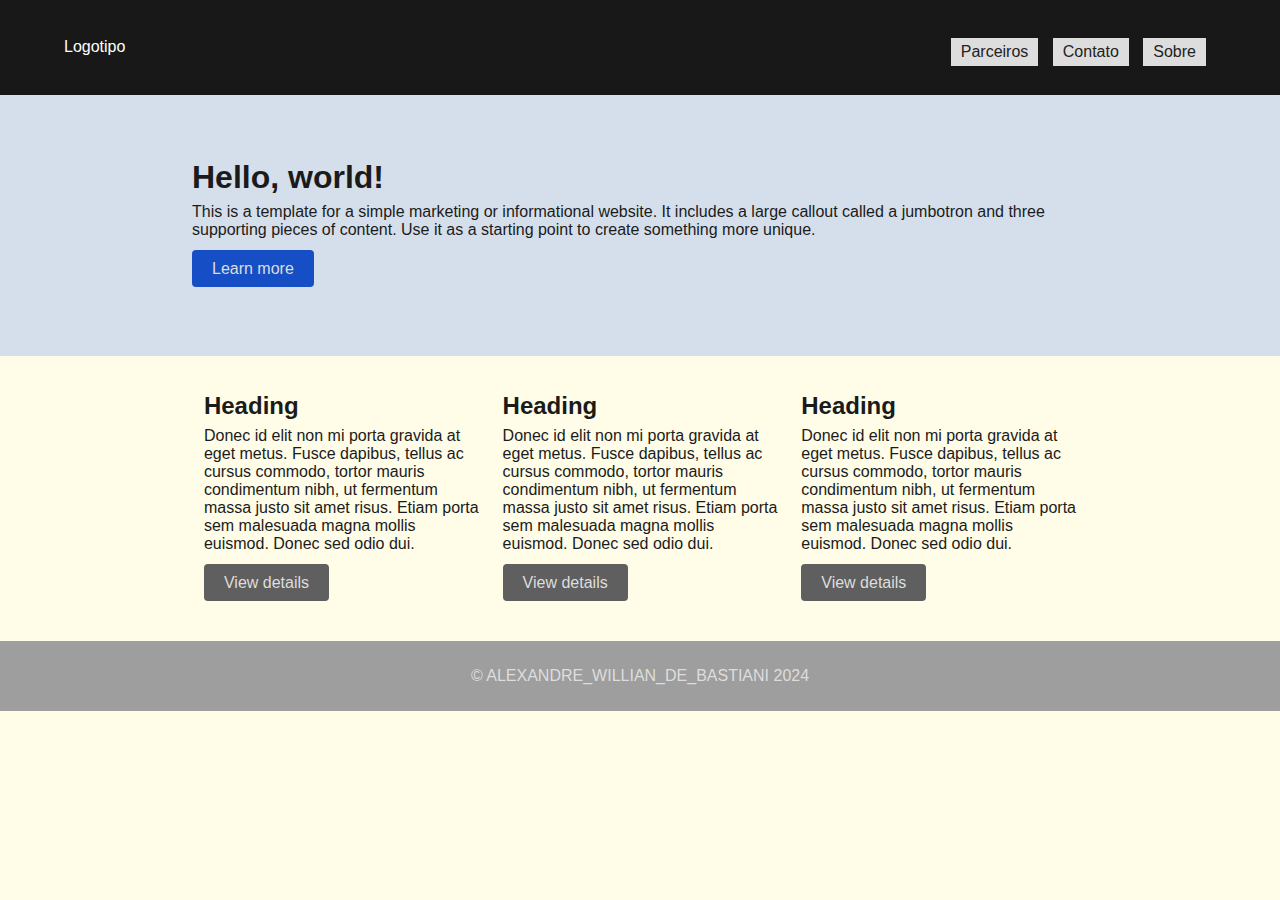
<file: exercicio-01/index.html>
<!DOCTYPE html>
<html lang="pt-br">
  <head>
    <meta charset="UTF-8" />
    <meta name="viewport" content="width=device-width, initial-scale=1" />
    <title>Exercicio 01</title>
    <link rel="icon" type="image/x-icon" href="/1.jpg">
    <meta name="description" content="Este site é referente ao primeiro exercício de desenvolvimento web" />
    <meta name="author" content="Alexandre W.Bastiani" />

    <link rel="stylesheet" href="style.css" />
  </head>

  <body>
    <nav class="navbar clearfix"> 
      <a href="#" class="logo">Logotipo</a>
      <div id="menu">
        <ul>
          <li class="menu-item">
            <a class="menu-link" href="#">Parceiros</a>
          </li>
          <li class="menu-item">
            <a class="menu-link" href="#">Contato</a>
          </li>
          <li class="menu-item">
            <a class="menu-link" href="#">Sobre</a>
          </li>
        </ul>
      </div>
    </nav>

    <main>
      <div class="jumbotron">
        <div class="container clearfix">
          <h1>Hello, world!</h1>
          <p>
            This is a template for a simple marketing or informational website.
            It includes a large callout called a jumbotron and three supporting
            pieces of content. Use it as a starting point to create something
            more unique.
          </p>
          <p>
            <a href="#" class="btn">Learn more</a>
          </p>
        </div>
      </div>

      <div class="container clearfix">
        <div class="linha">
          <div class="coluna">
            <h2>Heading</h2>
            <p>
              Donec id elit non mi porta gravida at eget metus. Fusce dapibus,
              tellus ac cursus commodo, tortor mauris condimentum nibh, ut
              fermentum massa justo sit amet risus. Etiam porta sem malesuada
              magna mollis euismod. Donec sed odio dui.
            </p>
            <p>
              <a href="#" class="btn btnCont">View details</a>
            </p>
          </div>
          <div class="coluna">
            <h2>Heading</h2>
            <p>
              Donec id elit non mi porta gravida at eget metus. Fusce dapibus,
              tellus ac cursus commodo, tortor mauris condimentum nibh, ut
              fermentum massa justo sit amet risus. Etiam porta sem malesuada
              magna mollis euismod. Donec sed odio dui.
            </p>
            <p>
              <a href="#" class="btn btnCont">View details</a>
            </p>
          </div>
          <div class="coluna">
            <h2>Heading</h2>
            <p>
              Donec id elit non mi porta gravida at eget metus. Fusce dapibus,
              tellus ac cursus commodo, tortor mauris condimentum nibh, ut
              fermentum massa justo sit amet risus. Etiam porta sem malesuada
              magna mollis euismod. Donec sed odio dui.
            </p>
            <p>
              <a href="#" class="btn btnCont">View details</a>
            </p>
          </div>
        </div>
      </div>
    </main>

    <footer>
      <p>© ALEXANDRE_WILLIAN_DE_BASTIANI 2024</p>
    </footer>
  </body>
</html>
</file>
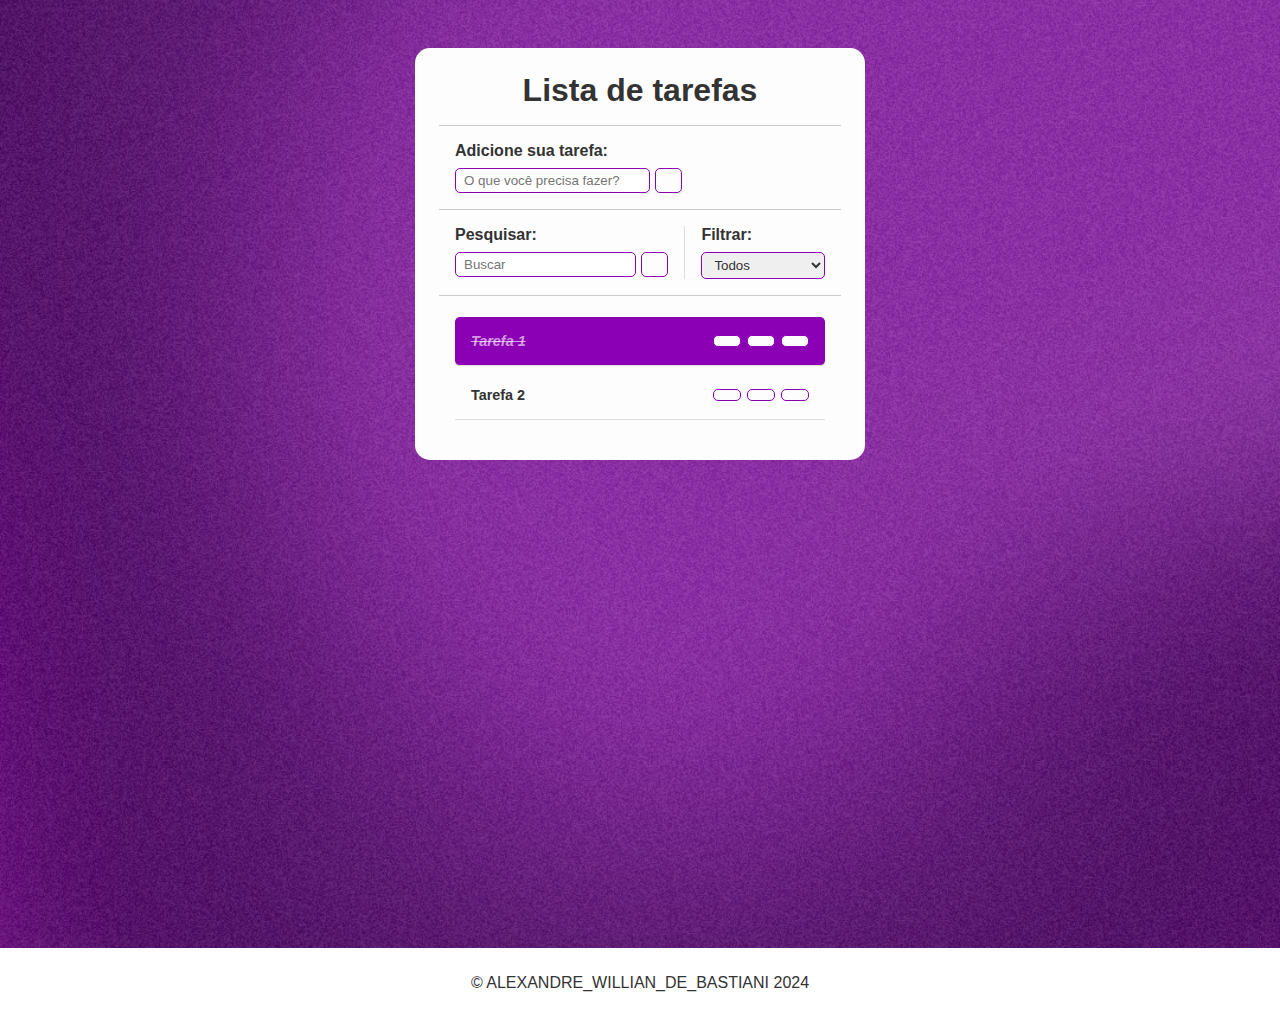
<file: exercicio-02/index.html>
<!DOCTYPE html>
<html lang="pt-br">
  <head>
    <meta charset="UTF-8" />
    <meta name="viewport" content="width=device-width, initial-scale=1" />
    <title>Exercicio 02</title>
    <link rel="icon" type="image/x-icon" href="/1.jpg">
    <meta name="description" content="Este site é referente ao segundo exercício de desenvolvimento web" />
    <meta name="author" content="Alexandre W.Bastiani" />
    <link rel="stylesheet" href="css/style.css" />

    <link rel="stylesheet" href="https://cdnjs.cloudflare.com/ajax/libs/font-awesome/6.6.0/css/all.min.css" integrity="sha512-Kc323vGBEqzTmouAECnVceyQqyqdsSiqLQISBL29aUW4U/M7pSPA/gEUZQqv1cwx4OnYxTxve5UMg5GT6L4JJg==" crossorigin="anonymous" referrerpolicy="no-referrer" />

    <script src="./js/main.js" defer></script>
  </head>
  <body>
    <div class="preencher">
      <div class="container">
        <header>
          <h1>Lista de tarefas</h1>
        </header>
  
        <form action="" id="todo-form">
          <p>Adicione sua tarefa:</p>
  
          <div class="form-control">
            <input type="text" id="todo-input" placeholder="O que você precisa fazer?">
  
            <button type="submit">
              <i class="fa-thin fa-plus"></i>
            </button>
          </div>
        </form>
  
        <form id="edit-form" class="hide">
          <p>Edite sua tarefa:</p>
  
          <div class="form-control">
            <input type="text" id="edit-input">
            <button type="submit">
              <i class="fa-solid fa-check-double"></i>
            </button>
          </div>
  
          <button id="cancel-edit-btn">Cancelar</button>
        </form>
  
        <div id="toolbar">
          <div id="search">
            <h4>Pesquisar:</h4>
  
            <form>
              <input type="text" id="search-input" placeholder="Buscar">
              <button id="erase-button">
                <i class="fa-solid fa-delete-left"></i>
              </button>
            </form>
          </div>
  
          <div id="filter">
            <h4>Filtrar:</h4>
  
            <select id="filter-select">
              <option value="all">Todos</option>
              <option value="done">Feitos</option>
              <option value="todo">A Fazer</option>
            </select>
          </div>
        </div>
  
        <div id="todo-list">
          <div class="to-do done">
            <h3>Tarefa 1</h3>
  
            <button class="finish-todo">
              <i class="fa-solid fa-check"></i>
            </button>
  
            <button class="edit-todo">
              <i class="fa-solid fa-pen"></i>
            </button>
  
            <button class="remove-todo">
              <i class="fa-solid fa-xmark"></i>
            </button>
          </div>
  
          <div class="to-do">
            <h3>Tarefa 2</h3>
  
            <button class="finish-todo">
              <i class="fa-solid fa-check"></i>
            </button>
  
            <button class="edit-todo">
              <i class="fa-solid fa-pen"></i>
            </button>
  
            <button class="remove-todo">
              <i class="fa-solid fa-xmark"></i>
            </button>
          </div>
        </div>
      </div>
    </div>
    
    <footer>
      <p>© ALEXANDRE_WILLIAN_DE_BASTIANI 2024</p>
    </footer>
  </body>
</html>
</file>
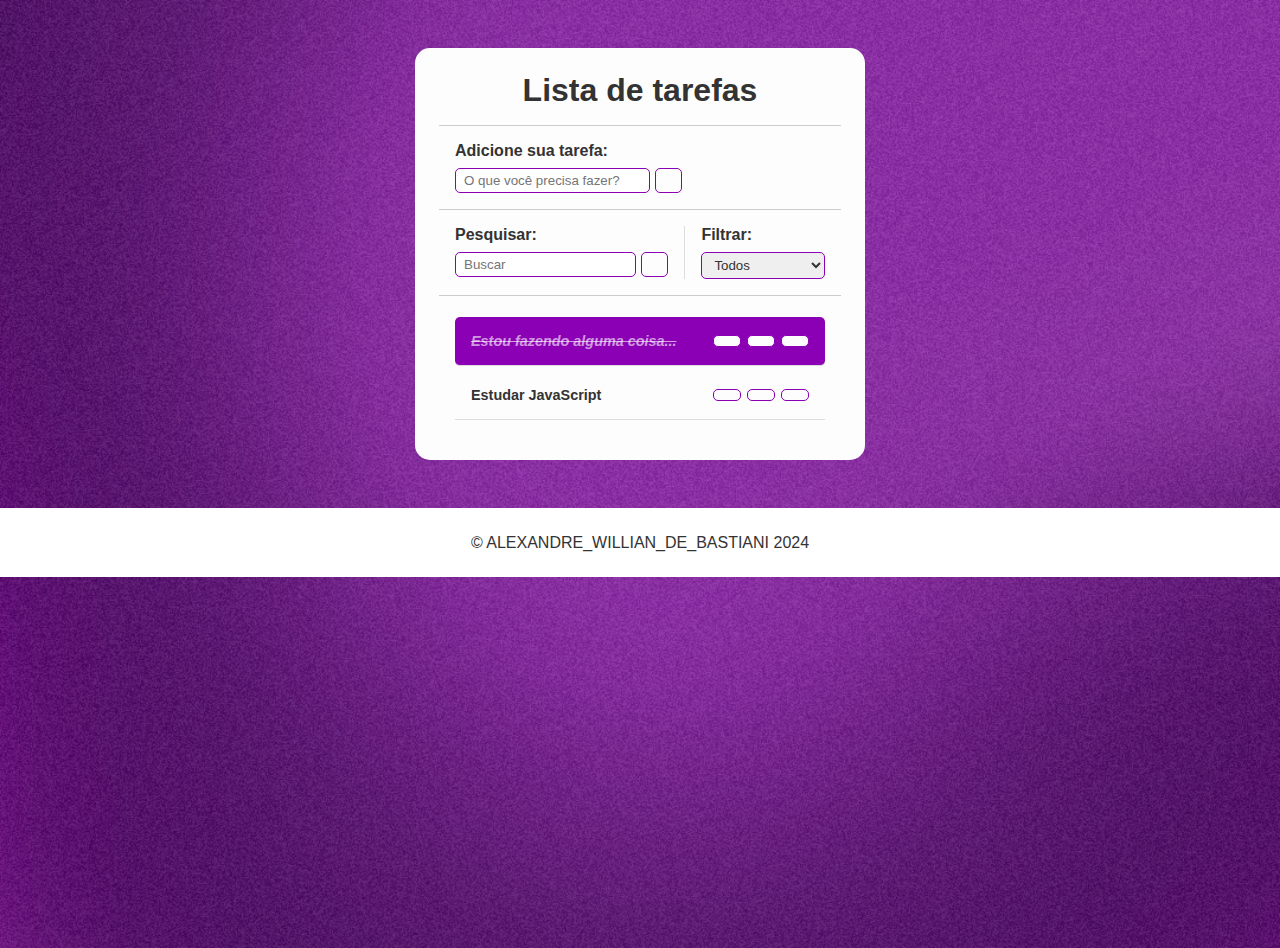
<file: exercicio-03/index.html>
<!DOCTYPE html>
<html lang="pt-br">
  <head>
    <meta charset="UTF-8" />
    <meta name="viewport" content="width=device-width, initial-scale=1" />
    <title>Exercicio 02</title>
    <link rel="icon" type="image/x-icon" href="/1.jpg">
    <meta name="description" content="Este site é referente ao segundo exercício de desenvolvimento web" />
    <meta name="author" content="Alexandre W.Bastiani" />
    <link rel="stylesheet" href="css/style.css" />

    <link rel="stylesheet" href="https://cdnjs.cloudflare.com/ajax/libs/font-awesome/6.6.0/css/all.min.css" integrity="sha512-Kc323vGBEqzTmouAECnVceyQqyqdsSiqLQISBL29aUW4U/M7pSPA/gEUZQqv1cwx4OnYxTxve5UMg5GT6L4JJg==" crossorigin="anonymous" referrerpolicy="no-referrer" />

    <script src="./js/main.js" defer></script>
  </head>
  <body>
    <div class="container">
      <header>
        <h1>Lista de tarefas</h1>
      </header>

      <form action="" id="todo-form">
        <p>Adicione sua tarefa:</p>

        <div class="form-control">
          <input type="text" id="todo-input" placeholder="O que você precisa fazer?">

          <button type="submit">
            <i class="fa-thin fa-plus"></i>
          </button>
        </div>
      </form>

      <form id="edit-form" class="hide">
        <p>Edite sua tarefa:</p>

        <div class="form-control">
          <input type="text" id="edit-input">
          <button type="submit">
            <i class="fa-solid fa-check-double"></i>
          </button>
        </div>

        <button id="cancel-edit-btn">Cancelar</button>
      </form>

      <div id="toolbar">
        <div id="search">
          <h4>Pesquisar:</h4>

          <form>
            <input type="text" id="search-input" placeholder="Buscar">
            <button id="erase-button">
              <i class="fa-solid fa-delete-left"></i>
            </button>
          </form>
        </div>

        <div id="filter">
          <h4>Filtrar:</h4>

          <select id="filter-select">
            <option value="all">Todos</option>
            <option value="done">Feitos</option>
            <option value="todo">A Fazer</option>
          </select>
        </div>
      </div>

      <div id="todo-list">
        <div class="to-do done">
          <h3>Estou fazendo alguma coisa...</h3>

          <button class="finish-todo">
            <i class="fa-solid fa-check"></i>
          </button>

          <button class="edit-todo">
            <i class="fa-solid fa-pen"></i>
          </button>

          <button class="remove-todo">
            <i class="fa-solid fa-xmark"></i>
          </button>
        </div>

        <div class="to-do">
          <h3>Estudar JavaScript</h3>

          <button class="finish-todo">
            <i class="fa-solid fa-check"></i>
          </button>

          <button class="edit-todo">
            <i class="fa-solid fa-pen"></i>
          </button>

          <button class="remove-todo">
            <i class="fa-solid fa-xmark"></i>
          </button>
        </div>
      </div>
    </div>
    
    <footer>
      <p>© ALEXANDRE_WILLIAN_DE_BASTIANI 2024</p>
    </footer>
  </body>
</html>
</file>
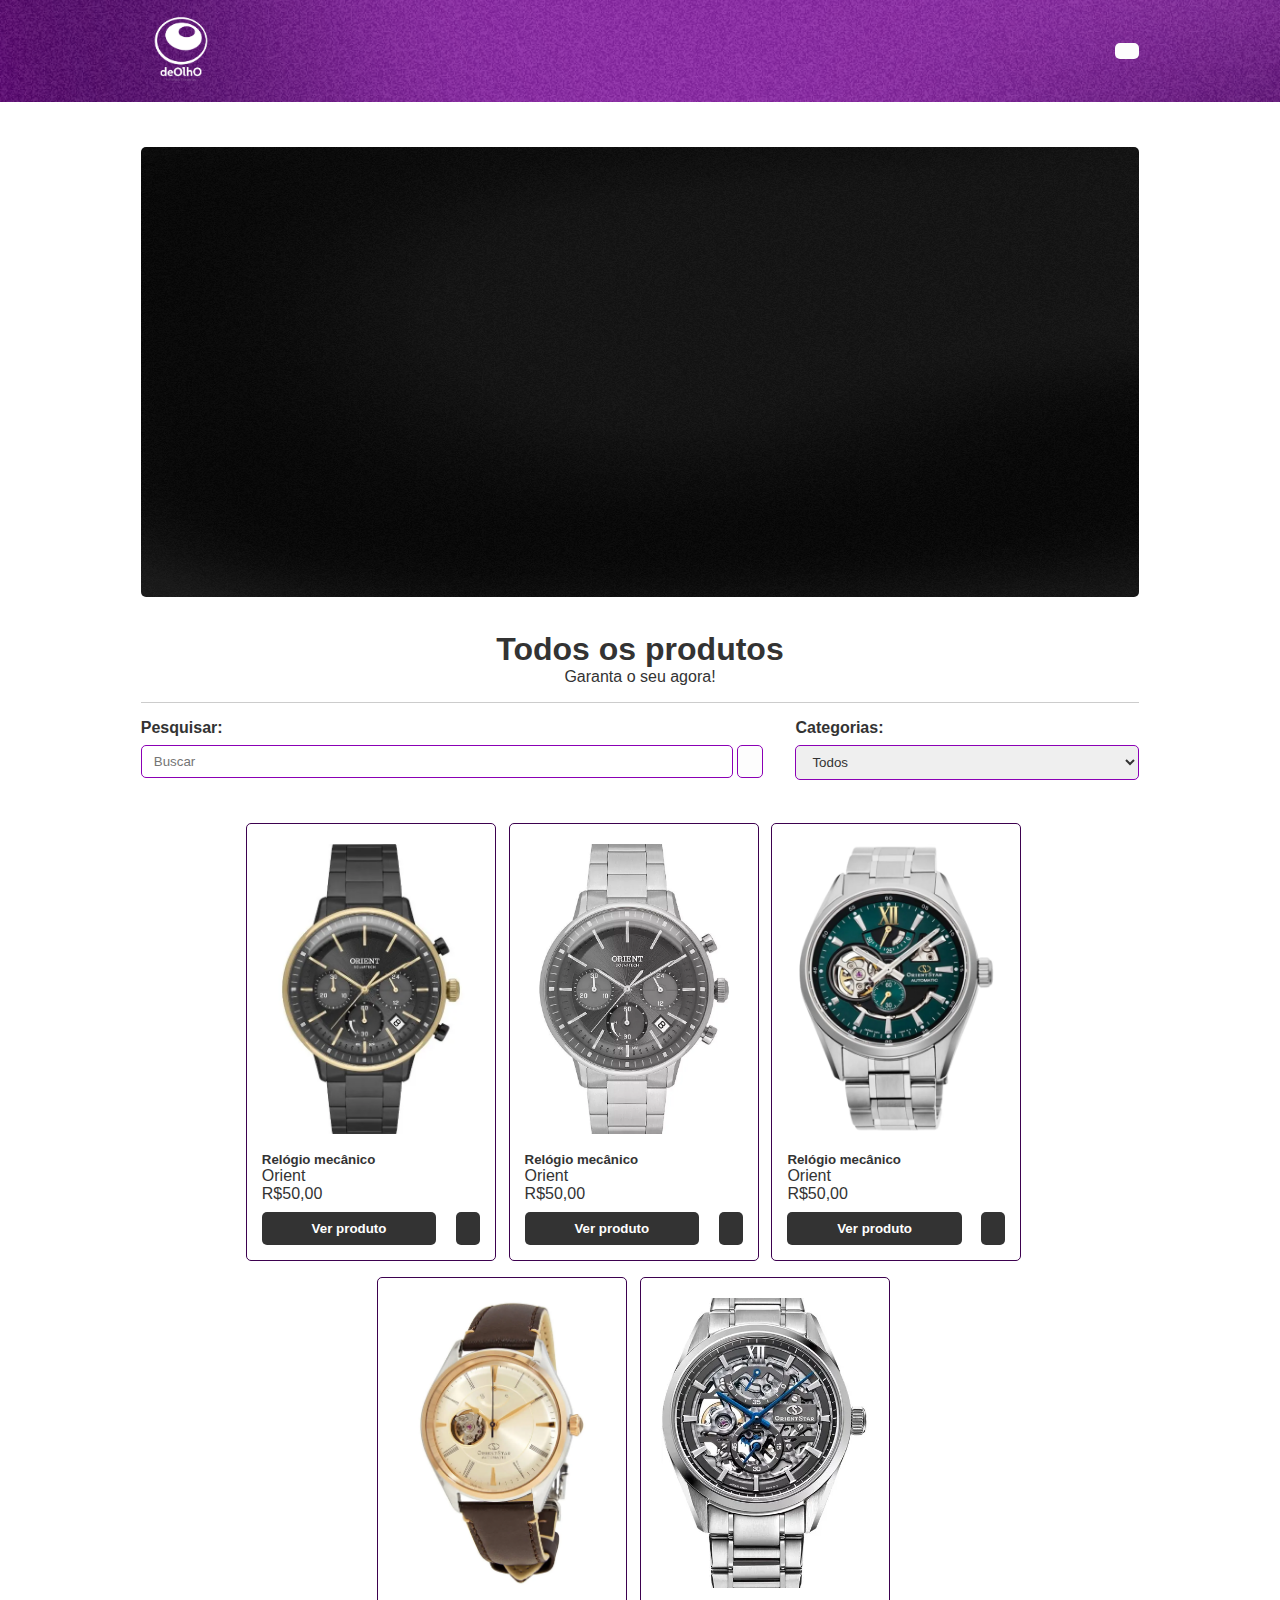
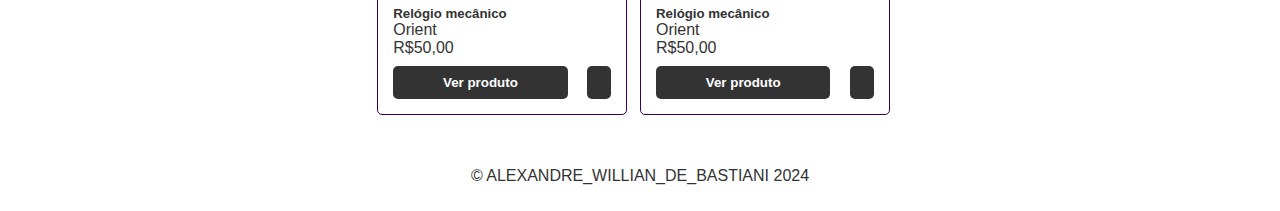
<file: exercicio-06/index.html>
<!DOCTYPE html>
<html lang="pt-br">
  <head>
    <meta charset="UTF-8" />
    <meta name="viewport" content="width=device-width, initial-scale=1" />
    <title>Exercicio 02</title>
    <link rel="icon" type="image/x-icon" href="/1.jpg">
    <meta name="description" content="Este site é referente ao segundo exercício de desenvolvimento web" />
    <meta name="author" content="Alexandre W.Bastiani" />
    <link rel="stylesheet" href="css/style.css" />
    <link rel="icon" type="image/x-icon" href="img/favicon.ico">

    <link rel="stylesheet" href="https://cdnjs.cloudflare.com/ajax/libs/font-awesome/6.6.0/css/all.min.css" integrity="sha512-Kc323vGBEqzTmouAECnVceyQqyqdsSiqLQISBL29aUW4U/M7pSPA/gEUZQqv1cwx4OnYxTxve5UMg5GT6L4JJg==" crossorigin="anonymous" referrerpolicy="no-referrer" />

    <script src="./js/main.js" defer></script>
  </head>
  <body>
    <header>
      <section>
        <a href="/exercicio-06/index.html"><img class="logo" src="/exercicio-06/img/DeOlhO-FundoVazado.png" alt=""></a>
        
        <div>
          <button class="" href="">
          <a href="/exercicio-06/carrinho.html"><i class="fa-solid fa-shopping-bag"></i></a>
          </button>
        </div>
      </section>
    </header>
    
    <section class="banner">
      <img src="/exercicio-06/img/fundo-preto.png" alt="">
    </section>
    
    <main class="container">
      <section class="content">
        <div class="titulo">          
          <h1>Todos os produtos</h1>
          <p>Garanta o seu agora!</p>
        </div>
        
        <div id="toolbar">
          <div id="search">
            <h4>Pesquisar:</h4>
            
            <form>
              <input type="text" id="search-input" placeholder="Buscar">
              <button id="erase-button">
                <i class="fa-solid fa-delete-left"></i>
              </button>
            </form>
          </div>
          
          <div id="filter">
            <h4>Categorias:</h4>
            <select id="filter-select">
              <option value="all">Todos</option>
              <option value="done">Notebooks</option>
              <option value="todo">Relógios</option>
            </select>
          </div>
        </div>
        
        <div class="conjunto">
          <div class="produto">
            <img src="img/orient_1.webp" class="" alt="...">
            <div class="card-body">
              <h5 class="">Relógio mecânico</h5>
              <p class="">Orient</p>
              <p class="">R$50,00</p>
              
              <div class="prod_acoes">
                <button class="ver">
                  <a href="/exercicio-06/produto.html"><i>Ver produto</i></a>
                </button>
                <button class="bag">
                  <a href="/exercicio-06/carrinho.html"><i class="fa-solid fa-shopping-bag"></i></a>
                </button>
              </div>
            </div>
          </div>
          
          <div class="produto">
            <img src="img/orient_2.webp" class="" alt="...">
            <div class="card-body">
              <h5 class="">Relógio mecânico</h5>
              <p class="">Orient</p>
              <p class="">R$50,00</p>
              
              <div class="prod_acoes">
                <button class="ver">
                  <a href="/exercicio-06/produto.html"><i>Ver produto</i></a>
                </button>
                <button class="bag">
                  <a href="/exercicio-06/carrinho.html"><i class="fa-solid fa-shopping-bag"></i></a>
                </button>
              </div>
            </div>
          </div>
          
          <div class="produto">
            <img src="img/orient_3.webp" class="" alt="...">
            <div class="card-body">
              <h5 class="">Relógio mecânico</h5>
              <p class="">Orient</p>
              <p class="">R$50,00</p>
              
              <div class="prod_acoes">
                <button class="ver">
                  <a href="/exercicio-06/produto.html"><i>Ver produto</i></a>
                </button>
                <button class="bag">
                  <a href="/exercicio-06/carrinho.html"><i class="fa-solid fa-shopping-bag"></i></a>
                </button>
              </div>
            </div>
          </div>
          
          <div class="produto">
            <img src="img/orient_4.webp" class="" alt="...">
            <div class="card-body">
              <h5 class="">Relógio mecânico</h5>
              <p class="">Orient</p>
              <p class="">R$50,00</p>
              
              <div class="prod_acoes">
                <button class="ver">
                  <a href="/exercicio-06/produto.html"><i>Ver produto</i></a>
                </button>
                <button class="bag">
                  <a href="/exercicio-06/carrinho.html"><i class="fa-solid fa-shopping-bag"></i></a>
                </button>
              </div>
            </div>
          </div>
          
          <div class="produto">
            <img src="img/orient_5.webp" class="" alt="...">
            <div class="card-body">
              <h5 class="">Relógio mecânico</h5>
              <p class="">Orient</p>
              <p class="">R$50,00</p>
              
              <div class="prod_acoes">
                <button class="ver">
                  <a href="/exercicio-06/produto.html"><i>Ver produto</i></a>
                </button>
                <button class="bag">
                  <a href="/exercicio-06/carrinho.html"><i class="fa-solid fa-shopping-bag"></i></a>
                </button>
              </div>
            </div>
          </div>
        </div>
      </section>
    </main>
    
    <footer>
    <p>© ALEXANDRE_WILLIAN_DE_BASTIANI 2024</p>
    </footer>
  </body>
</html>
</file>
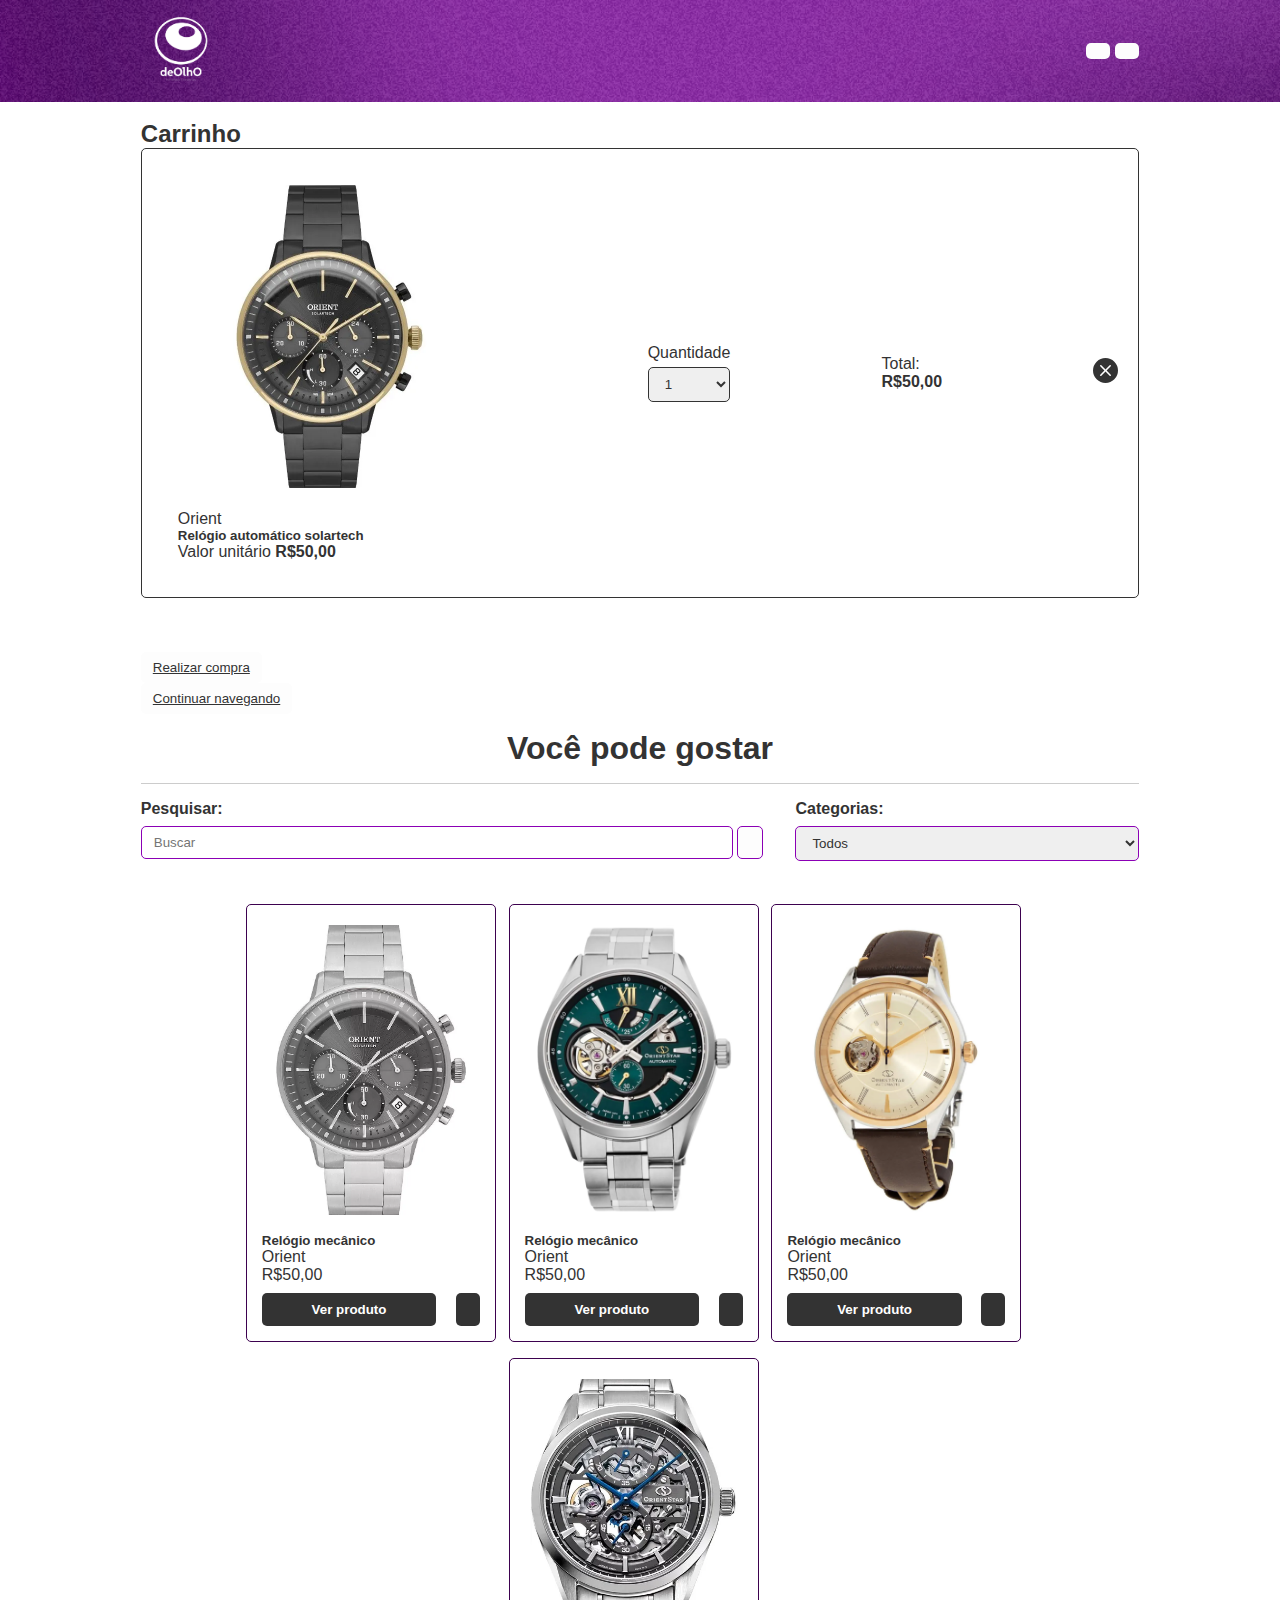
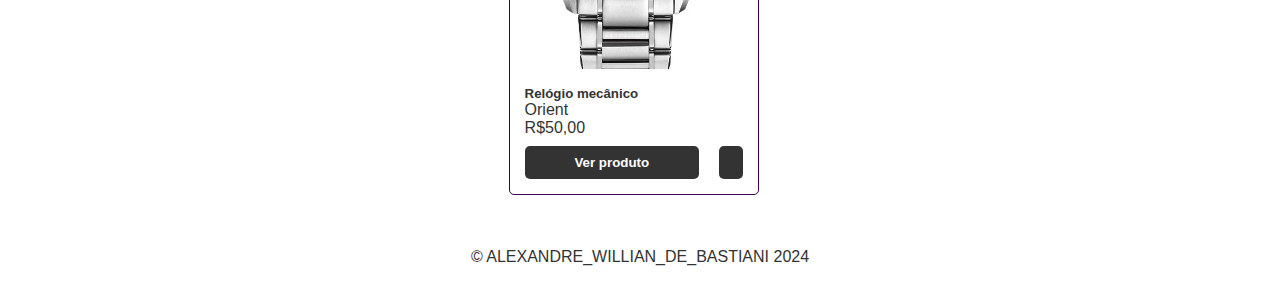
<file: exercicio-06/carrinho.html>
<!DOCTYPE html>
<html lang="pt-br">
    <head>
        <meta charset="UTF-8" />
        <meta name="viewport" content="width=device-width, initial-scale=1" />
        <title>Exercicio 02</title>
        <link rel="icon" type="image/x-icon" href="/1.jpg">
        <meta name="description" content="Este site é referente ao segundo exercício de desenvolvimento web" />
        <meta name="author" content="Alexandre W.Bastiani" />
        <link rel="stylesheet" href="css/style.css" />
        <link rel="stylesheet" href="css/pagamento.css">
        <link rel="icon" type="image/x-icon" href="img/favicon.ico">

        <link rel="stylesheet" href="https://cdnjs.cloudflare.com/ajax/libs/font-awesome/6.6.0/css/all.min.css" integrity="sha512-Kc323vGBEqzTmouAECnVceyQqyqdsSiqLQISBL29aUW4U/M7pSPA/gEUZQqv1cwx4OnYxTxve5UMg5GT6L4JJg==" crossorigin="anonymous" referrerpolicy="no-referrer" />

        <script src="./js/main.js" defer></script>
    </head>
    <body>
        <header>
            <section>
                <a href="/exercicio-06/index.html"><img class="logo" src="/exercicio-06/img/DeOlhO-FundoVazado.png" alt=""></a>
                
                <div>
                    <button class="" href="">
                        <a href="/exercicio-06/carrinho.html"><i class="fa-solid fa-shopping-bag"></i></a>
                    </button>
                    
                    <button class="" href="">
                        <a href="/exercicio-06"><i class="fa-solid fa-person"></i></a>
                    </button>
                </div>
            </section>
        </header>
        <main class="container">
            <section class="content">
                <div class="carrinho">
                    <h2 class="">Carrinho</h2>
                    
                    <form action="#">
                        <section class="inbag">
                            <div class="prod">
                                <img src="img/orient_1.webp" class="" alt="...">
                                <p class="">Orient</p>
                                <h5 class="">Relógio automático solartech</h5>
                                <p class="value">Valor unitário <b>R$50,00</b></p>
                            </div>
                            
                            <div class="quant-itens">
                                <label for="quantidade-itens">Quantidade</label>
                                <select class="form-control" id="quantidade-itens">
                                    <option>1</option>
                                    <option>2</option>
                                    <option>3</option>
                                    <option>4</option>
                                    <option>5</option>
                                </select>
                            </div>
                            
                            <div class="val_total">
                                <p>Total:</p>
                                <strong class="fs-3">
                                    R$50,00
                                </strong>
                            </div>
                            
                            <div class="excluir">
                                <a href=""><svg xmlns="http://www.w3.org/2000/svg" width="25px" height="25px" fill="currentColor" class="bi bi-x-circle-fill text-muted" viewBox="0 0 16 16">
                                    <path d="M16 8A8 8 0 1 1 0 8a8 8 0 0 1 16 0zM5.354 4.646a.5.5 0 1 0-.708.708L7.293 8l-2.647 2.646a.5.5 0 0 0 .708.708L8 8.707l2.646 2.647a.5.5 0 0 0 .708-.708L8.707 8l2.647-2.646a.5.5 0 0 0-.708-.708L8 7.293 5.354 4.646z"/>
                                    </svg>
                                </a>
                            </div>
                        </section>
                    </form>
                    <div class="final_butt">
                        <button class="btn1"><a href="pagamento.html">Realizar compra</a></button>
                        <button class="btn2"><a href="index.html">Continuar navegando</a></button>
                    </div>
                </div>

                <div>
                    <div class="titulo">          
                        <h1>Você pode gostar</h1>
                    </div>
                    
                    <div id="toolbar">
                        <div id="search">
                        <h4>Pesquisar:</h4>
                        
                        <form>
                            <input type="text" id="search-input" placeholder="Buscar">
                            <button id="erase-button">
                            <i class="fa-solid fa-delete-left"></i>
                            </button>
                        </form>
                        </div>
                        
                        <div id="filter">
                        <h4>Categorias:</h4>
                        
                        <select id="filter-select">
                            <option value="all">Todos</option>
                            <option value="done">Notebooks</option>
                            <option value="todo">Sei lá o que</option>
                        </select>
                        </div>
                    </div>
                    
                    <div class="conjunto">  
                        <div class="produto">
                            <img src="img/orient_2.webp" class="" alt="...">
                            <div class="card-body">
                                <h5 class="">Relógio mecânico</h5>
                                <p class="">Orient</p>
                                <p class="">R$50,00</p>
                                
                                <div class="prod_acoes">
                                    <button class="ver">
                                        <a href="/exercicio-06/produto.html"><i>Ver produto</i></a>
                                    </button>
                                    <button class="bag">
                                        <a href="/exercicio-06/carrinho.html"><i class="fa-solid fa-shopping-bag"></i></a>
                                    </button>
                                </div>
                            </div>
                        </div>
                        
                        <div class="produto">
                            <img src="img/orient_3.webp" class="" alt="...">
                            <div class="card-body">
                                <h5 class="">Relógio mecânico</h5>
                                <p class="">Orient</p>
                                <p class="">R$50,00</p>
                                
                                <div class="prod_acoes">
                                    <button class="ver">
                                        <a href="/exercicio-06/produto.html"><i>Ver produto</i></a>
                                    </button>
                                    <button class="bag">
                                        <a href="/exercicio-06/carrinho.html"><i class="fa-solid fa-shopping-bag"></i></a>
                                    </button>
                                </div>
                            </div>
                        </div>
                        
                        <div class="produto">
                            <img src="img/orient_4.webp" class="" alt="...">
                            <div class="card-body">
                                <h5 class="">Relógio mecânico</h5>
                                <p class="">Orient</p>
                                <p class="">R$50,00</p>
                                
                                <div class="prod_acoes">
                                    <button class="ver">
                                        <a href="/exercicio-06/produto.html"><i>Ver produto</i></a>
                                    </button>
                                    <button class="bag">
                                        <a href="/exercicio-06/carrinho.html"><i class="fa-solid fa-shopping-bag"></i></a>
                                    </button>
                                </div>
                            </div>
                        </div>
                        
                        <div class="produto">
                            <img src="img/orient_5.webp" class="" alt="...">
                            <div class="card-body">
                                <h5 class="">Relógio mecânico</h5>
                                <p class="">Orient</p>
                                <p class="">R$50,00</p>
                                
                                <div class="prod_acoes">
                                    <button class="ver">
                                        <a href="/exercicio-06/produto.html"><i>Ver produto</i></a>
                                    </button>
                                    <button class="bag">
                                        <a href="/exercicio-06/carrinho.html"><i class="fa-solid fa-shopping-bag"></i></a>
                                    </button>
                                </div>
                            </div>
                        </div>
                    </div>
                </div>
            </section>
        </main>
        <footer>
            <p>© ALEXANDRE_WILLIAN_DE_BASTIANI 2024</p>
        </footer>
    </body>
</html>
</file>
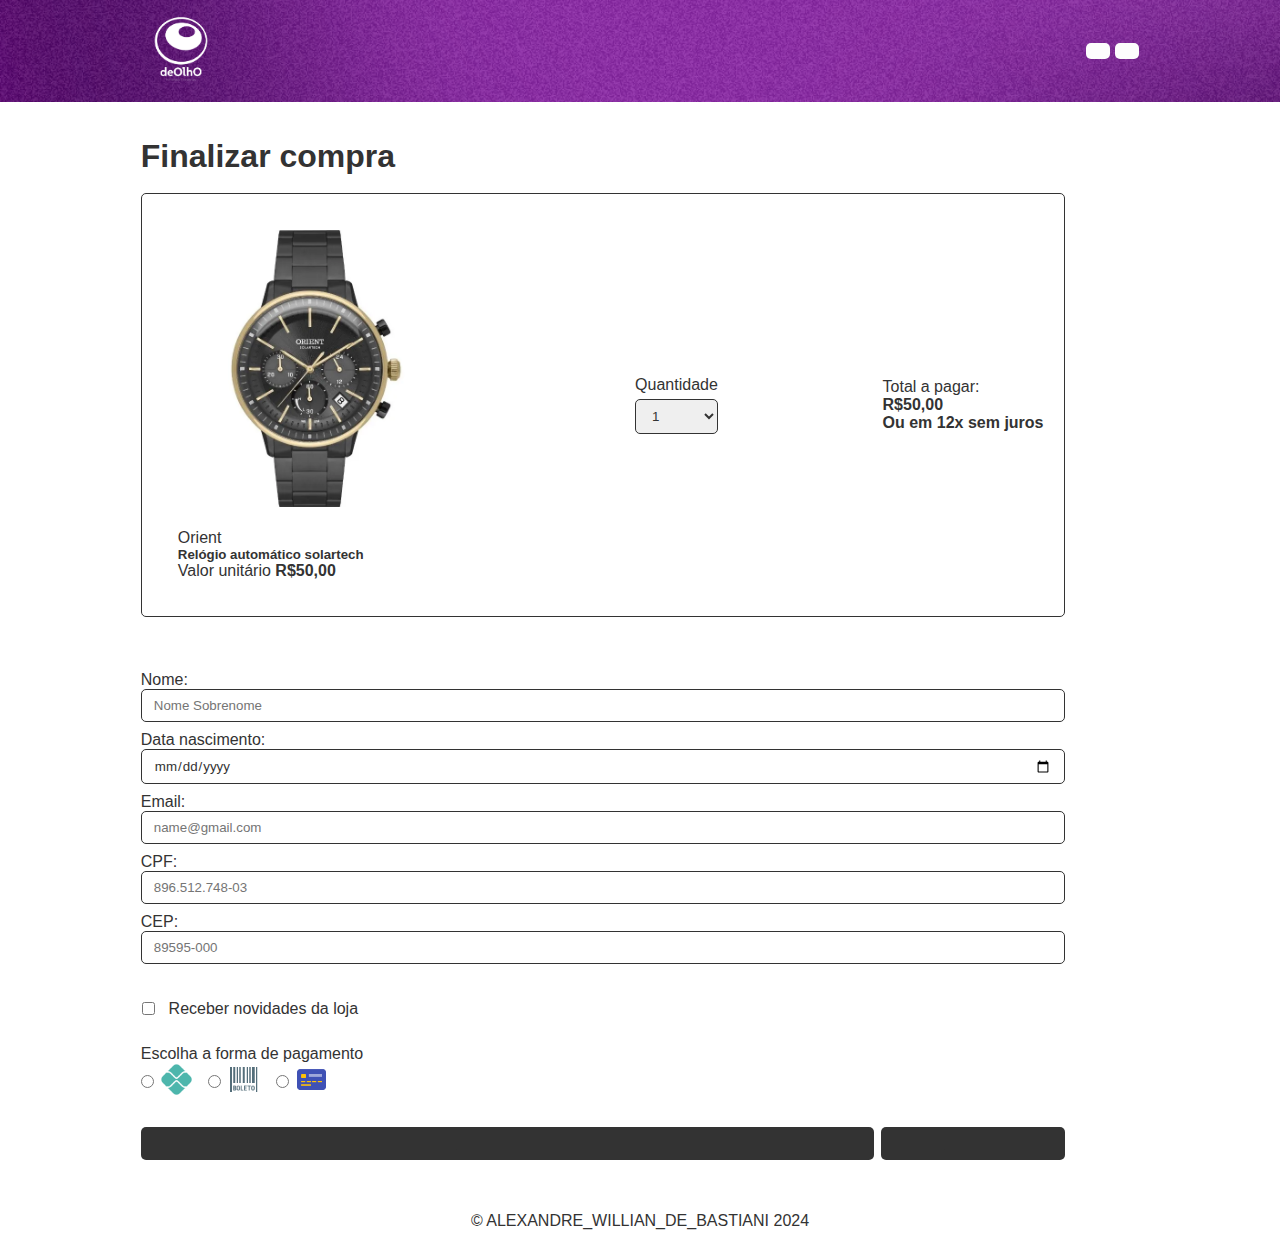
<file: exercicio-06/pagamento.html>
<!DOCTYPE html>
<html lang="pt-br">
    <head>
        <meta charset="UTF-8" />
        <meta name="viewport" content="width=device-width, initial-scale=1" />
        <title>Exercicio 02</title>
        <link rel="icon" type="image/x-icon" href="/1.jpg">
        <meta name="description" content="Este site é referente ao segundo exercício de desenvolvimento web" />
        <meta name="author" content="Alexandre W.Bastiani" />
        <link rel="stylesheet" href="css/style.css" />
        <link rel="stylesheet" href="css/pagamento.css">
        <link rel="icon" type="image/x-icon" href="img/favicon.ico">

        <link rel="stylesheet" href="https://cdnjs.cloudflare.com/ajax/libs/font-awesome/6.6.0/css/all.min.css" integrity="sha512-Kc323vGBEqzTmouAECnVceyQqyqdsSiqLQISBL29aUW4U/M7pSPA/gEUZQqv1cwx4OnYxTxve5UMg5GT6L4JJg==" crossorigin="anonymous" referrerpolicy="no-referrer" />

        <script src="./js/main.js" defer></script>
    </head>
    <body>
        <header>
            <section>
                <a href="/exercicio-06/index.html"><img class="logo" src="/exercicio-06/img/DeOlhO-FundoVazado.png" alt=""></a>
                
                <div>
                    <button class="" href="">
                        <a href="/exercicio-06/carrinho.html"><i class="fa-solid fa-shopping-bag"></i></a>
                    </button>
                    
                    <button class="" href="">
                        <a href="/exercicio-06"><i class="fa-solid fa-person"></i></a>
                    </button>
                </div>
            </section>
        </header>
        <main>
            <div class="container pagamento">
                <h2 class="">Finalizar compra</h2>
                
                <form action="#">
                    <section class="inbag">
                        <div class="prod">
                            <img src="img/orient_1.webp" class="" alt="...">
                            <p class="">Orient</p>
                            <h5 class="">Relógio automático solartech</h5>
                            <p class="value">Valor unitário <b>R$50,00</b></p>
                        </div>
                        
                        <div class="quant-itens">
                            <label for="quantidade-itens">Quantidade</label>
                            <select class="form-control" id="quantidade-itens">
                                <option>1</option>
                                <option>2</option>
                                <option>3</option>
                                <option>4</option>
                                <option>5</option>
                            </select>
                        </div>
                        
                        <div class="val_total">
                            <p>Total a pagar:</p>
                            <strong class="fs-3">
                                R$50,00
                                <span class="d-blok fs-6 text-warning"><br>Ou em 12x sem juros</span>
                            </strong>
                        </div>
                    </section>
                    
                    <section class="form1">
                        <div>
                            <label for="nomeId">Nome:</label> 
                            <input type="text" name="nome" id="nomeId" placeholder="Nome Sobrenome">
                        </div>
                        
                        <div>
                            <label for="dataNascimentoId">Data nascimento:</label>
                            <input type="date"name="dataNascimento" id="dataNascimentoId">
                        </div>
                        
                        <div>
                            <label for="emailId">Email:</label>
                            <input type="Email" name="email" id="emailId" placeholder="name@gmail.com">
                        </div>
                        
                        <div>
                            <label for="senha1Id">CPF:</label>
                            <input type="text" name="senha1" id="senha1Id" placeholder="896.512.748-03">
                        </div>
                        
                        <div>
                            <label for="senha2Id" >CEP:</label>
                            <input type="text" name="senha2" id="senha2Id" placeholder="89595-000">
                        </div>
                        
                        <div class="receber">
                            <input type="checkbox" name="noticias" id="noticiasId">
                            <label for="noticiasId">Receber novidades da loja</label>
                        </div>
                    </section>
                    
                    <div class="form2">
                        <div>
                            <label>Escolha a forma de pagamento</label>  
                            <div class="form_pag">
                                <input type="radio"> 
                                <label>
                                    <img class="pag" src="img/pix.png" alt="">
                                </label>
                                
                                <input type="radio"> 
                                <label>
                                    <img class="pag" src="img/boleto.png" alt="">
                                </label>
                                
                                <input type="radio"> 
                                <label>
                                    <img class="pag" src="img/cartao.png" alt="">
                                </label>  
                            </div>
                        </div>
                    </div>
                    
                    <div class="final_butt">
                        <button class="btn1"><a href="index.html">Finalizar pedido</a></button>
                        <button class="btn2"><a href="index.html">Cancelar</a></button>
                    </div>
                </form>
            </div>
            
        </main>
        <footer>
            <p>© ALEXANDRE_WILLIAN_DE_BASTIANI 2024</p>
        </footer>
    </body>
</html>
</file>
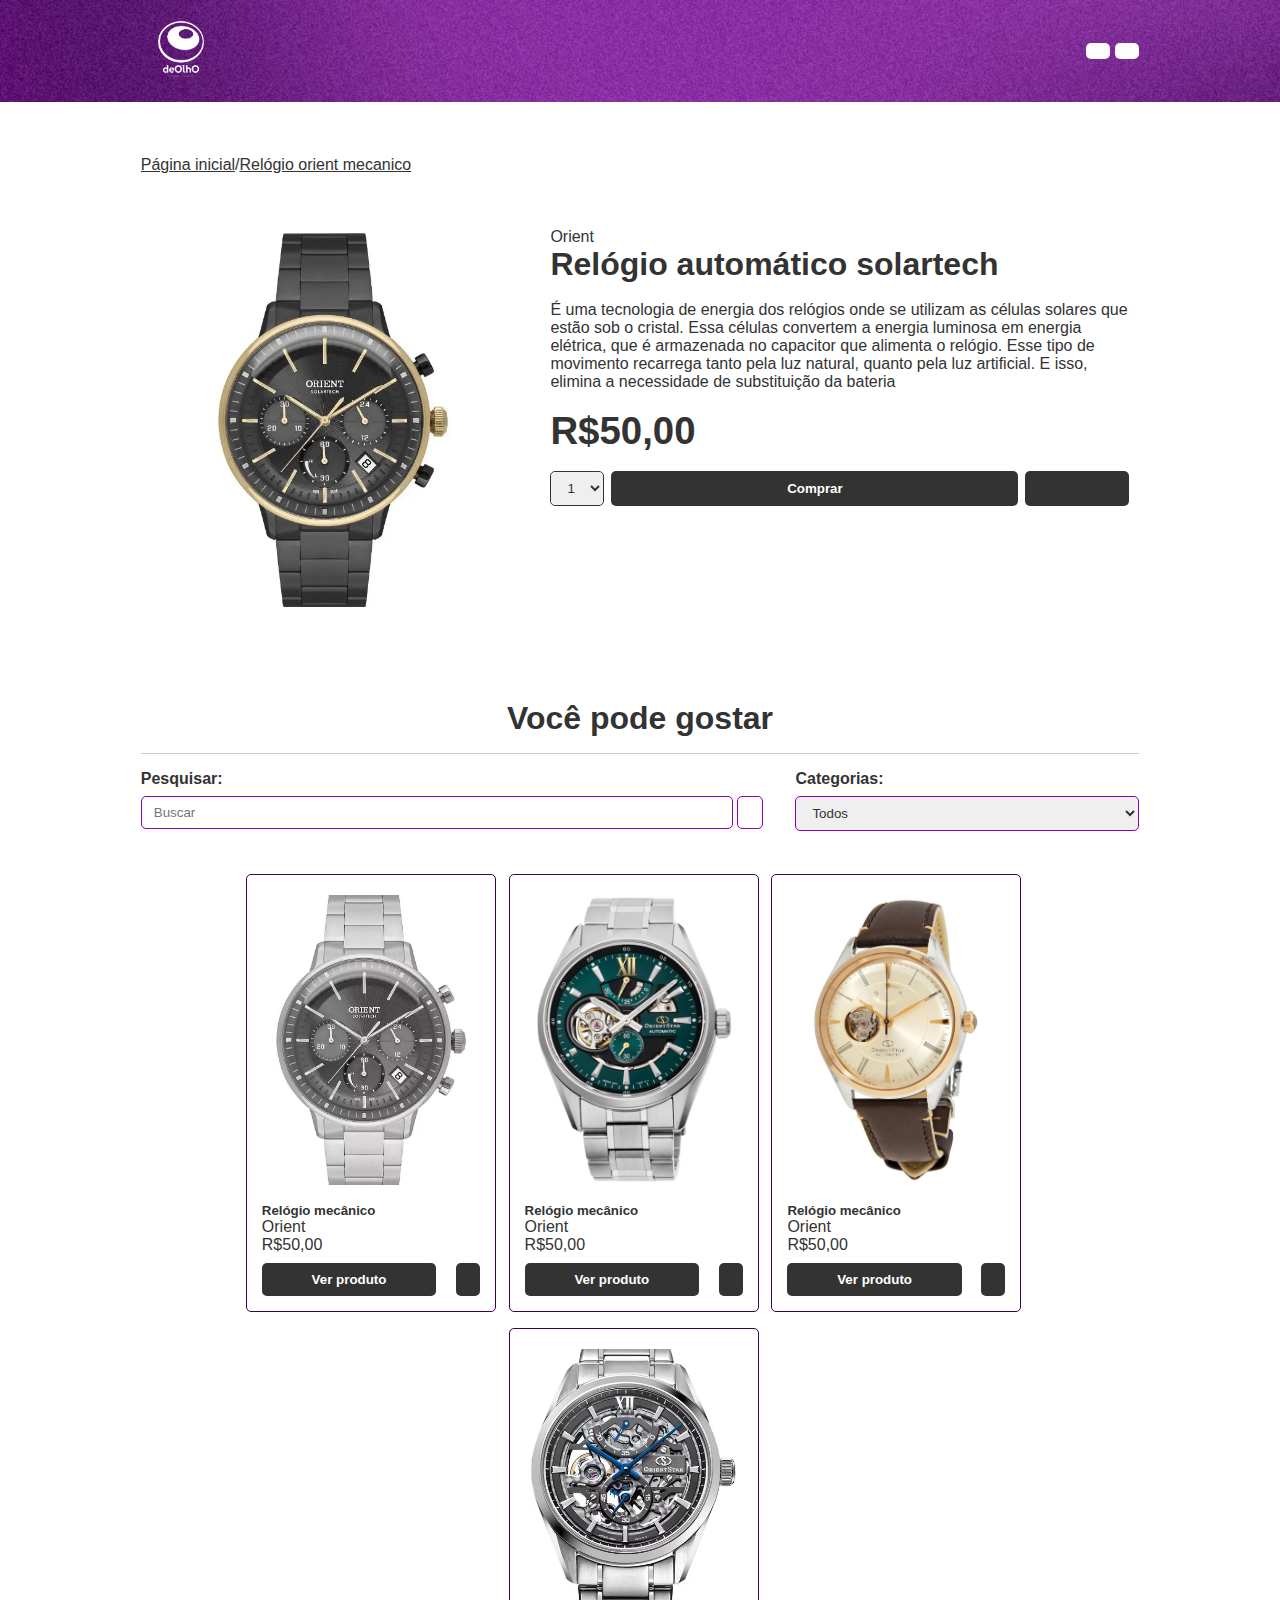
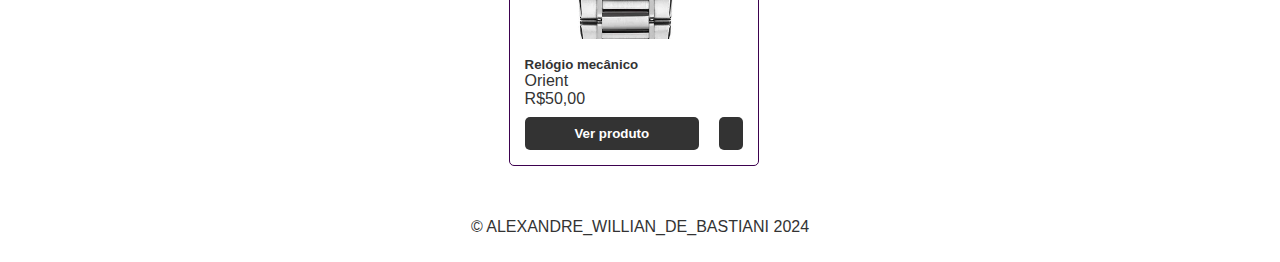
<file: exercicio-06/produto.html>
<!DOCTYPE html>
<html lang="pt-br">
  <head>
    <meta charset="UTF-8" />
    <meta name="viewport" content="width=device-width, initial-scale=1" />
    <title>Exercicio 02</title>
    <link rel="icon" type="image/x-icon" href="/1.jpg">
    <meta name="description" content="Este site é referente ao segundo exercício de desenvolvimento web" />
    <meta name="author" content="Alexandre W.Bastiani" />
    <link rel="stylesheet" href="css/style.css" />
    <link rel="stylesheet" href="css/product.css">
    <link rel="icon" type="image/x-icon" href="img/favicon.ico">
    
    <link rel="stylesheet" href="https://cdnjs.cloudflare.com/ajax/libs/font-awesome/6.6.0/css/all.min.css" integrity="sha512-Kc323vGBEqzTmouAECnVceyQqyqdsSiqLQISBL29aUW4U/M7pSPA/gEUZQqv1cwx4OnYxTxve5UMg5GT6L4JJg==" crossorigin="anonymous" referrerpolicy="no-referrer" />
    
    <script src="./js/main.js" defer></script>
  </head>
  <body>
    <header>
        <section>
          <a href="/exercicio-06/index.html"><img class="logo" src="/exercicio-06/img/DeOlhO-FundoVazado.png" alt=""></a>
          
          <div>
            <button class="" href="">
              <a href="/exercicio-06/carrinho.html"><i class="fa-solid fa-shopping-bag"></i></a>
            </button>
            
            <button class="" href="">
              <a href="/exercicio-06"><i class="fa-solid fa-person"></i></a>
            </button>
          </div>
        </section>
    </header>
    <main>
      <section>
        <section id="top">
          <div>
            <a href="/exercicio-06/index.html"><p>Página inicial</p></a>
            <p>/</p>
            <a href="/exercicio-06/produto.html"><p>Relógio orient mecanico</p></a>
          </div>
        </section>
  
        <section class="container">
          <div id="produto">
            <img src="img/orient_1.webp" class="" alt="...">
            
            <div class="prod_right">
              <p class="">Orient</p>
              <h5 class="">Relógio automático solartech</h5>
              <br>
              <p>É uma tecnologia de energia dos relógios onde se utilizam as células solares que estão sob o cristal. Essa células convertem a energia luminosa em energia elétrica, que é armazenada no capacitor que alimenta o relógio. Esse tipo de movimento recarrega tanto pela luz natural, quanto pela luz artificial. E isso, elimina a necessidade de substituição da bateria</p>
              <p class="value"><b>R$50,00</b></p>
              
              <div class="prod_compra">
                <div class="quant">
                  <select>
                    <option>1</option>
                    <option>2</option>
                    <option>3</option>
                    <option>4</option>
                    <option>5</option>
                  </select>
                </div>
                  <button class="ver">
                    <a href="/exercicio-06/pagamento.html"><i>Comprar</i></a>
                  </button>
                  <button class="bag">
                    <a href="carrinho.html"><i class="fa-solid fa-shopping-bag"></i></a>
                  </button>
              </div>
            </div>
          </div>
        </section>
      </section>
  
      <div class="container">
        <section class="content">
          <div class="titulo">          
            <h1>Você pode gostar</h1>
          </div>
          
          <div id="toolbar">
            <div id="search">
              <h4>Pesquisar:</h4>
              
              <form>
                <input type="text" id="search-input" placeholder="Buscar">
                <button id="erase-button">
                  <i class="fa-solid fa-delete-left"></i>
                </button>
              </form>
            </div>
            
            <div id="filter">
              <h4>Categorias:</h4>
              
              <select id="filter-select">
                <option value="all">Todos</option>
                <option value="done">Notebooks</option>
                <option value="todo">Sei lá o que</option>
              </select>
            </div>
          </div>
          
          <div class="conjunto">  
            <div class="produto">
              <img src="img/orient_2.webp" class="" alt="...">
              <div class="card-body">
                <h5 class="">Relógio mecânico</h5>
                <p class="">Orient</p>
                <p class="">R$50,00</p>
                
                <div class="prod_acoes">
                  <button class="ver">
                    <a href="/exercicio-06/produto.html"><i>Ver produto</i></a>
                  </button>
                  <button class="bag">
                    <a href="/exercicio-06/carrinho.html"><i class="fa-solid fa-shopping-bag"></i></a>
                  </button>
                </div>
              </div>
            </div>
            
            <div class="produto">
              <img src="img/orient_3.webp" class="" alt="...">
              <div class="card-body">
                <h5 class="">Relógio mecânico</h5>
                <p class="">Orient</p>
                <p class="">R$50,00</p>
                
                <div class="prod_acoes">
                  <button class="ver">
                    <a href="/exercicio-06/produto.html"><i>Ver produto</i></a>
                  </button>
                  <button class="bag">
                    <a href="/exercicio-06/carrinho.html"><i class="fa-solid fa-shopping-bag"></i></a>
                  </button>
                </div>
              </div>
            </div>
            
            <div class="produto">
              <img src="img/orient_4.webp" class="" alt="...">
              <div class="card-body">
                <h5 class="">Relógio mecânico</h5>
                <p class="">Orient</p>
                <p class="">R$50,00</p>
                
                <div class="prod_acoes">
                  <button class="ver">
                    <a href="/exercicio-06/produto.html"><i>Ver produto</i></a>
                  </button>
                  <button class="bag">
                    <a href="/exercicio-06/carrinho.html"><i class="fa-solid fa-shopping-bag"></i></a>
                  </button>
                </div>
              </div>
            </div>
            
            <div class="produto">
              <img src="img/orient_5.webp" class="" alt="...">
              <div class="card-body">
                <h5 class="">Relógio mecânico</h5>
                <p class="">Orient</p>
                <p class="">R$50,00</p>
                
                <div class="prod_acoes">
                  <button class="ver">
                    <a href="/exercicio-06/produto.html"><i>Ver produto</i></a>
                  </button>
                  <button class="bag">
                    <a href="/exercicio-06/carrinho.html"><i class="fa-solid fa-shopping-bag"></i></a>
                  </button>
                </div>
              </div>
            </div>
          </div>
        </section>
      </div>
    </main>
    
    <footer>
      <p>© ALEXANDRE_WILLIAN_DE_BASTIANI 2024</p>
    </footer>
  </body>
</html>
</file>
<file: exercicio-01/style.css>
* {
  margin: 0;
  padding: 0;
  box-sizing: border-box;
  font-family: 'Trebuchet MS', 'Lucida Sans Unicode', 'Lucida Grande', 'Lucida Sans', Arial, sans-serif;
}

body {
  min-height: 100vh;
  color: #1b1b1b;
  display: block;
  background-color: #fff6df;
}

.container {
  margin-left: 15%;
  margin-right: 15%;
}

footer {
  background-color: #9e9e9e;
  padding: 2% 0%;
  color: #ddd;
  text-align: center;
}

.btn {
  text-decoration: none;
}

/*============= NavBar ============*/
nav {
  padding: 3% 5%;
  background-color: #181818;
}

nav .logo {
  color: #fffffe;
}

#menu {
  float: right;
}

#menu ul {
  list-style: none;
}

#menu ul li {
  display: inline-block;
  margin-right: 10px;
  background-color: #ddd;
  padding: 5px 10px;
}

nav a {
  text-decoration: none;
  color: #222;
}
/*===============================*/

/*//////////////JUMBO////////////////*/
main .jumbotron {
  padding: 5% 0%;
  background-color: #d5dfeb;
}

.jumbotron p {
  padding: 7px 0px 14px 0px;
}

.jumbotron a {
  padding: 10px 20px;
  border-radius: 4px;
  color: #ddd;
  background-color: rgb(22, 78, 197);
}
/*//////////////////////////////////*/

/*-------------CONTENT-------------*/
.linha {
  margin: 4% 0%;
  display: grid;
  grid-template-columns: 33.333% 33.333% 33.333%;

}

.linha p {
  padding: 7px 0px 14px 0px;
}

.linha a{
  padding: 10px 20px;
  border-radius: 4px;
  color: #ddd;
  background-color: rgb(95, 95, 95);
}

.coluna   {
  padding: 0% 4%;
}
/*---------------------------------*/

/* Mobile */
@media only screen and (max-width: 700px) {
  body {
    background-color: rgb(236, 250, 255);
  }

  nav {
    padding: 6% 5%;
    background-color: #181818;
  }
  
  .btnCont {
    font-size: 60%;
  }
}

/* Tablet */
@media only screen and (min-width: 701px) {
  body {
    background-color: rgb(255, 253, 232);
  }
}

/* Desktop */
@media only screen and (min-width: 1440px) {
  body {
      background-color: rgb(255, 255, 255);
  }
}
</file>
<file: exercicio-02/css/style.css>
* {
  margin: 0;
  padding: 0;
  box-sizing: border-box;
  font-family: "SUSE", sans-serif;
  font-optical-sizing: auto;
  font-style: normal;
  color: #333;
}

body {
  background-image: url(../img/fundo.png);
  background-position: center;
  background-size: cover;

  min-height: 100vh;
  display: block;
  background-color: #fff6df;
}

button {
  background-color: #fdfdfd;
  color: #3d014f;
  border: 1px solid #8b00b5;
  border-radius: 5px;
  padding: .3rem .8rem;
  font-size: 1rem;
  cursor: pointer;
  display: flex;
  justify-content: center;
  align-items: center;
  transition: .4s;
}

button i{
  color: #3d014f;
  font-weight: bold;
  pointer-events: none;
}

button:hover {
  background-color: #3d014f;
  color: #fff;
}

button:hover > i {
  color: #fff;
}

input, select {
  padding: 0.25rem 0.5rem;
  border: 1px solid #8b00b5;
  border-radius: 5px;
}

.hide {
  display: none;
}

.preencher {
  min-height: 100vh;
}

/*To-do Header*/
.container {
  max-width: 450px;
  margin: 3rem auto;
  background-color: #fdfdfd;
  padding: 1.5rem;
  border-radius: 15px;
}

.container header {
  text-align: center;
  padding: 0 1rem 1rem;
  border-bottom: 1px solid #ccc;
}

/* To-Do Form's */

#todo-form, #edit-form {
  padding: 1rem;
  border-bottom: 1px solid #ccc;
}

#todo-form p, #edit-form p {
  margin-bottom: 0.5rem;
  font-weight: bold;
}

.form-control {
  display: flex;
}

.form-control input {
  margin-right: 0.3rem;
}

#cancel-edit-btn {
  margin-top: 1rem;
}

/* To-Do toolbar */
#toolbar {
  padding: 1rem;
  border-bottom: 1px solid #ccc;
  display: flex;
}

#toolbar h4 {
  margin-bottom: 0.5rem;
}

#search {
  border-right: 1px solid #ddd;
  padding-right: 1rem;
  margin-right: 1rem;
  width: 65%;
  display: flex;
  flex-direction: column;
}

#search form {
  display: flex;
}

#search input {
  width: 100%;
  margin-right: 0.3rem;
}

#filter {
  width: 35%;
  display: flex;
  flex-direction: column;
}

#filter select {
  flex: 1;
}

/* To-Do List */
#todo-list {
  padding: 1rem;
}

.to-do {
  display: flex;
  justify-content: space-around;
  align-items: center;
  padding: 1rem;
  margin-top: 5px;
  border-bottom: 1px solid #ddd;
  transition: 0.3s;
}

.to-do h3 {
  flex: 1;
  font-size: 0.9rem;
}

.to-do button {
  margin-left: 0.4rem;
}

.done {
  background-color: #8b00b5;
  border-radius: 5px;
}

.done h3 {
  color: #ffffff9c;
  text-decoration: line-through;
  font-style: italic;
}

footer {
  background-color: #ffffff;
  padding: 2% 0%;
  color: #333;
  text-align: center;
}
  
/* Mobile */
@media only screen and (max-width: 700px) {
  body {
    background-color: rgb(236, 250, 255);
  }
}

/* Tablet */
@media only screen and (min-width: 701px) {
  body {
    background-color: rgb(255, 253, 232);
  }
}

/* Desktop */
@media only screen and (min-width: 1440px) {
  body {
      background-color: rgb(255, 255, 255);
  }
}
</file>
<file: exercicio-03/css/style.css>
* {
  margin: 0;
  padding: 0;
  box-sizing: border-box;
  font-family: "SUSE", sans-serif;
  font-optical-sizing: auto;
  font-style: normal;
  color: #333;
  box-sizing: border-box;
}

body {
  background-image: url(../img/fundo.png);
  background-position: center;
  background-size: cover;

  min-height: 100vh;
  display: block;
  background-color: #fff6df;
}

button {
  background-color: #fdfdfd;
  color: #3d014f;
  border: 1px solid #8b00b5;
  border-radius: 5px;
  padding: .3rem .8rem;
  font-size: 1rem;
  cursor: pointer;
  display: flex;
  justify-content: center;
  align-items: center;
  transition: .4s;
}

button i{
  color: #3d014f;
  font-weight: bold;
  pointer-events: none;
}

button:hover {
  background-color: #3d014f;
  color: #fff;
}

button:hover > i {
  color: #fff;
}

input, select {
  padding: 0.25rem 0.5rem;
  border: 1px solid #8b00b5;
  border-radius: 5px;
}

.hide {
  display: none;
}

/*To-do Header*/
.container {
  max-width: 450px;
  margin: 3rem auto;
  background-color: #fdfdfd;
  padding: 1.5rem;
  border-radius: 15px;
}

.container header {
  text-align: center;
  padding: 0 1rem 1rem;
  border-bottom: 1px solid #ccc;
}

/* To-Do Form's */

#todo-form, #edit-form {
  padding: 1rem;
  border-bottom: 1px solid #ccc;
}

#todo-form p, #edit-form p {
  margin-bottom: 0.5rem;
  font-weight: bold;
}

.form-control {
  display: flex;
}

.form-control input {
  margin-right: 0.3rem;
}

#cancel-edit-btn {
  margin-top: 1rem;
}

/* To-Do toolbar */
#toolbar {
  padding: 1rem;
  border-bottom: 1px solid #ccc;
  display: flex;
}

#toolbar h4 {
  margin-bottom: 0.5rem;
}

#search {
  border-right: 1px solid #ddd;
  padding-right: 1rem;
  margin-right: 1rem;
  width: 65%;
  display: flex;
  flex-direction: column;
}

#search form {
  display: flex;
}

#search input {
  width: 100%;
  margin-right: 0.3rem;
}

#filter {
  width: 35%;
  display: flex;
  flex-direction: column;
}

#filter select {
  flex: 1;
}

/* To-Do List */
#todo-list {
  padding: 1rem;
}

.to-do {
  display: flex;
  justify-content: space-around;
  align-items: center;
  padding: 1rem;
  margin-top: 5px;
  border-bottom: 1px solid #ddd;
  transition: 0.3s;
}

.to-do h3 {
  flex: 1;
  font-size: 0.9rem;
}

.to-do button {
  margin-left: 0.4rem;
}

.done {
  background-color: #8b00b5;
  border-radius: 5px;
}

.done h3 {
  color: #ffffff9c;
  text-decoration: line-through;
  font-style: italic;
}

footer {
  background-color: #ffffff;
  padding: 2% 0%;
  color: #333;
  text-align: center;
}
  
/* Mobile */
@media only screen and (max-width: 700px) {
  body {
    background-color: rgb(236, 250, 255);
  }
}

/* Tablet */
@media only screen and (min-width: 701px) {
  body {
    background-color: rgb(255, 253, 232);
  }
}

/* Desktop */
@media only screen and (min-width: 1440px) {
  body {
      background-color: rgb(255, 255, 255);
  }
}
</file>
<file: exercicio-06/css/style.css>
* {
  margin: 0;
  padding: 0;
  box-sizing: border-box;
  font-family: "SUSE", sans-serif;
  font-optical-sizing: auto;
  font-style: normal;
  color: #333;
  box-sizing: border-box;
}

body {
  min-height: 100vh;
}

button {
  background-color: #fdfdfd;
  color: #3d014f;
  border: none;
  border-radius: 5px;
  padding: 0.50rem 0.75rem;
  cursor: pointer;
  display: flex;
  justify-content: center;
  align-items: center;
  transition: .4s;
}

button i{
  color: #3d014f;
  font-weight: bold;
  pointer-events: none;
}

button:hover {
  background-color: #3d014f;
  color: #fff;
}

button:hover > i {
  color: #fff;
}

button:hover a > i {
  color: #fff;
}

input, select {
  padding: 0.50rem 0.75rem;
  border: none;
  border-radius: 5px;
}

.hide {
  display: none;
}

/*To-do Header*/
.logo {
  width: 5rem;
  border-radius: 10px;
}

header {
  display: flex;
  justify-content: center;
  padding: 1vh 0;
  background-image: url(../img/fundo.png);
  background-position: center;
  background-size: cover;
}

header section {
  width: 78%;
  display: flex;
  justify-content: space-between;
  align-items: center;
}

header div {
  display: flex;
  align-items: center;
}

header button {
  margin-left: 5px;
}

header .search{
  padding: 0 0.30%;
  background-color: #fff;
  border-radius: 5px;
}
/*END HEADER*/

/*START TOOLBAR*/
#toolbar {
  margin-top: 1rem;
  display: flex;
  margin-bottom: 3vh;
}

#toolbar #search input, #search button, #filter select {
  border: 1px solid #8b00b5;
}

#toolbar h4 {
  margin-bottom: 0.5rem;
}

#search {
  padding-right: 1rem;
  margin-right: 1rem;
  width: 65%;
  display: flex;
  flex-direction: column;
}

#search form {
  display: flex;
}

#search input {
  width: 100%;
  margin-right: 0.3rem;
}

#filter {
  width: 35%;
  display: flex;
  flex-direction: column;
}
/*END TOOLBAR*/

/*CONTEÚDO*/
.banner{
  display: flex;
  justify-content: center;
  margin-top: 5vh;
}

.banner img {
  width: 78%;
  height: 50vh;
  border-radius: 5px;  
  background-position: center;
  background-size: cover;
}

.container {
  display: flex;
  justify-content: center;
  align-items: center;
}

.content {
  margin-top: 2vh;
  width: 78%;
  height: 100%;
}

.titulo {
  display: flex;
  flex-direction: column;
  align-items: center;
  padding: 1rem;
  border-bottom: 1px solid #ccc;
}

.conjunto {
  display: flex;
  flex-direction: row;
  justify-content: center;
  flex-wrap: wrap;
}
/*END CONTEÚDO*/

/*START PRODUTO*/
.produto {
  display: flex;
  flex-direction: column;
  align-items: flex-start;
  width: 250px;
  padding: 15px;
  border: 1px solid #3d014f;
  border-radius: 5px;
  margin-top: 1rem;
  margin-right: 1vw;
}

.produto img {
  width: 100%;
  height: 300px;
  object-fit: cover;
  padding: 5px;
  border-radius: 5px;
  margin-bottom: 1vw;
}

.card-body {
  width: 100%;
}

.prod_acoes {
  margin-top: 1vh;
  display: flex;
  justify-content: space-between;
}
 /*---------------------------------*/
.prod_acoes .ver {
  width: 80%;
  background-color: #333;
  border: 1px solid #3d014f00;
  border-radius: 5px;
  padding: 0.50rem 0.75rem;
  cursor: pointer;
  display: flex;
  justify-content: center;
  align-items: center;
  transition: .4s;
}

.prod_acoes .ver i{
  color: #fff;
  font-weight: bold;
  pointer-events: none;
}

.prod_acoes .ver:hover {
  background-color: #fff;
  border: 1px solid #8b00b5;
}

.prod_acoes .ver:hover i {
  color: #8b00b5;
  font-weight: bold;
  pointer-events: none;
}
/*---------*/
.prod_acoes .bag {
  background-color: #333;
  border-radius: 5px;
  padding: 0.50rem 0.75rem;
  cursor: pointer;
  display: flex;
  justify-content: center;
  align-items: center;
  transition: .4s;
}

.prod_acoes .bag i{
  color: #fff;
  font-weight: bold;
  pointer-events: none;
}

.prod_acoes .bag:hover {
  background-color: #8b00b5;
}
/*---------------------------------*/

/*END PRODUTO*/

footer {
  margin-top: 3vh;
  background-color: #ffffff;
  padding: 2% 0%;
  color: #333;
  text-align: center;
}
  
/* Mobile */
@media only screen and (max-width: 680px) {
  .produto {
    width: 100%;
  }
}

/* Tablet */
@media only screen and (min-width: 681px) {
  
}

/* Desktop */
@media only screen and (min-width: 1080px) {
  
}
</file>
<file: exercicio-06/css/pagamento.css>
main {
    display: flex;
    justify-content: center;
}

.pagamento {
  width: 78%;
  margin-top: 4vh;
  display: flex;
  flex-direction: column;
  justify-content: flex-start;
  align-items: flex-start;
}

.pagamento h2 {
    font-size: 2rem;
    margin-bottom: 2vh;
}

/* START IN BAG */
.inbag {
    display: flex;
    justify-content: space-between;
    align-items: center;
    border: 1px solid #333;
    border-radius: 5px;
    padding: 20px;
    margin-bottom: 6vh;
}

.inbag .prod {
    width: 35%;
    padding: 1rem;
}

.inbag .prod img {
    width: 100%;
    margin-bottom: 2vh;
}

.inbag .quant-itens {
    display: flex;
    flex-direction: column;
    align-items: center;
}

.inbag .quant-itens select {
    width: 100%;
    margin-top: 5px;
    border: 1px solid #333;
    border-radius: 5px;
}

/* END IN BAG */

.form1 {
    display: flex;
    flex-direction: column;
}

.form1 div {
    margin-bottom: 1vh;
}

.form1 input {
    border: 1px solid #333;
    border-radius: 5px;
    width: 100%;
}

.form1 .receber {
    display: flex;
    margin-block: 3vh;
}

.form1 .receber input {
    max-width: 15px;
    align-self: center;
    margin-right: 1vw;
}

.form_pag {
    display: flex;
    align-items: center;
}

.form_pag .pag{
    margin-left: 0.5vw;
    width: 60%;
}

/* START BUTTON FINAL */
form .final_butt {
    display: flex;
    width: 100%;
    margin-top: 3vh;
}

/*--------------*/
form .final_butt .btn1 {
    width: 80%;
    margin-right: 7px;
    background-color: #333;
    border: 1px solid #3d014f00;
    border-radius: 5px;
    padding: 0.50rem 0.75rem;
    cursor: pointer;
    display: flex;
    justify-content: center;
    align-items: center;
    transition: .4s;

    
    color: #fff;
    font-weight: bold;
}
  
form .final_butt .btn1:hover {
    background-color: #fff;
    border: 1px solid #333;    
    color: #333;
}
/*--------------*/
form .final_butt .btn2 {
    width: 20%;
    background-color: #333;
    border-radius: 5px;
    padding: 0.50rem 0.75rem;
    cursor: pointer;
    display: flex;
    justify-content: center;
    align-items: center;
    transition: .4s;
    
    color: #fff;
    font-weight: bold;
}

form .final_butt .btn2:hover {
    background-color: #8b00b5;
}
/* END BUTTON FINAL */
</file>
<file: exercicio-06/css/product.css>
#top {
    margin-top: 6vh;
    margin-inline: 11%;
    height: 100%;
}

#top div {
    display: flex;
}

#produto { 
    width: 78%;
    margin-top: 6vh;
    margin-bottom: 6vh;
    display: flex;
    flex-direction: row;
    justify-content: flex-start;
    flex-wrap: wrap;
}

section img {
    width: 30vw;
    margin-right: 2vw;
    object-fit: cover;
    padding: 5px;
}

.prod_right {
    display: flex;
    flex-direction: column;
    align-items: flex-start;
    flex-wrap: wrap;
    width: 58%;
}

.prod_right h5 {
    font-size: 2rem;
}

.prod_compra { 
    display: flex;
    width: 100%;
}

.value {
    margin-block: 2vh;
    font-size: 3vw;
}

/*---------------------------------*/
.prod_compra .quant {
    border: 1px solid #333;
    border-radius: 5px;
    margin-right: 7px;
}
/*---------*/
.prod_compra .ver {
    width: 80%;
    margin-right: 7px;
    background-color: #333;
    border: 1px solid #3d014f00;
    border-radius: 5px;
    padding: 0.50rem 0.75rem;
    cursor: pointer;
    display: flex;
    justify-content: center;
    align-items: center;
    transition: .4s;
}

.prod_compra .ver i{
  color: #fff;
  font-weight: bold;
  pointer-events: none;
}

.prod_compra .ver:hover {
  background-color: #fff;
  border: 1px solid #333;
}

.prod_compra .ver:hover i {
  color: #333;
  font-weight: bold;
  pointer-events: none;
}
/*-----------*/
.prod_compra .bag {
    width: 20%;
    background-color: #333;
    border-radius: 5px;
    padding: 0.50rem 0.75rem;
    cursor: pointer;
    display: flex;
    justify-content: center;
    align-items: center;
    transition: .4s;
}

.prod_compra .bag i{
color: #fff;
font-weight: bold;
pointer-events: none;
}

.prod_compra .bag:hover {
background-color: #8b00b5;
}
/*---------------------------------*/
  
/* Mobile */
@media only screen and (max-width: 800px) {
    section img {
        width: 100%;
    }

    .prod_right {
        width: 100%;
        margin-top: 6vh;
    }
}

/* Tablet */
@media only screen and (min-width: 801px) {

}

/* Desktop */
@media only screen and (min-width: 1080px) {

}
</file>
